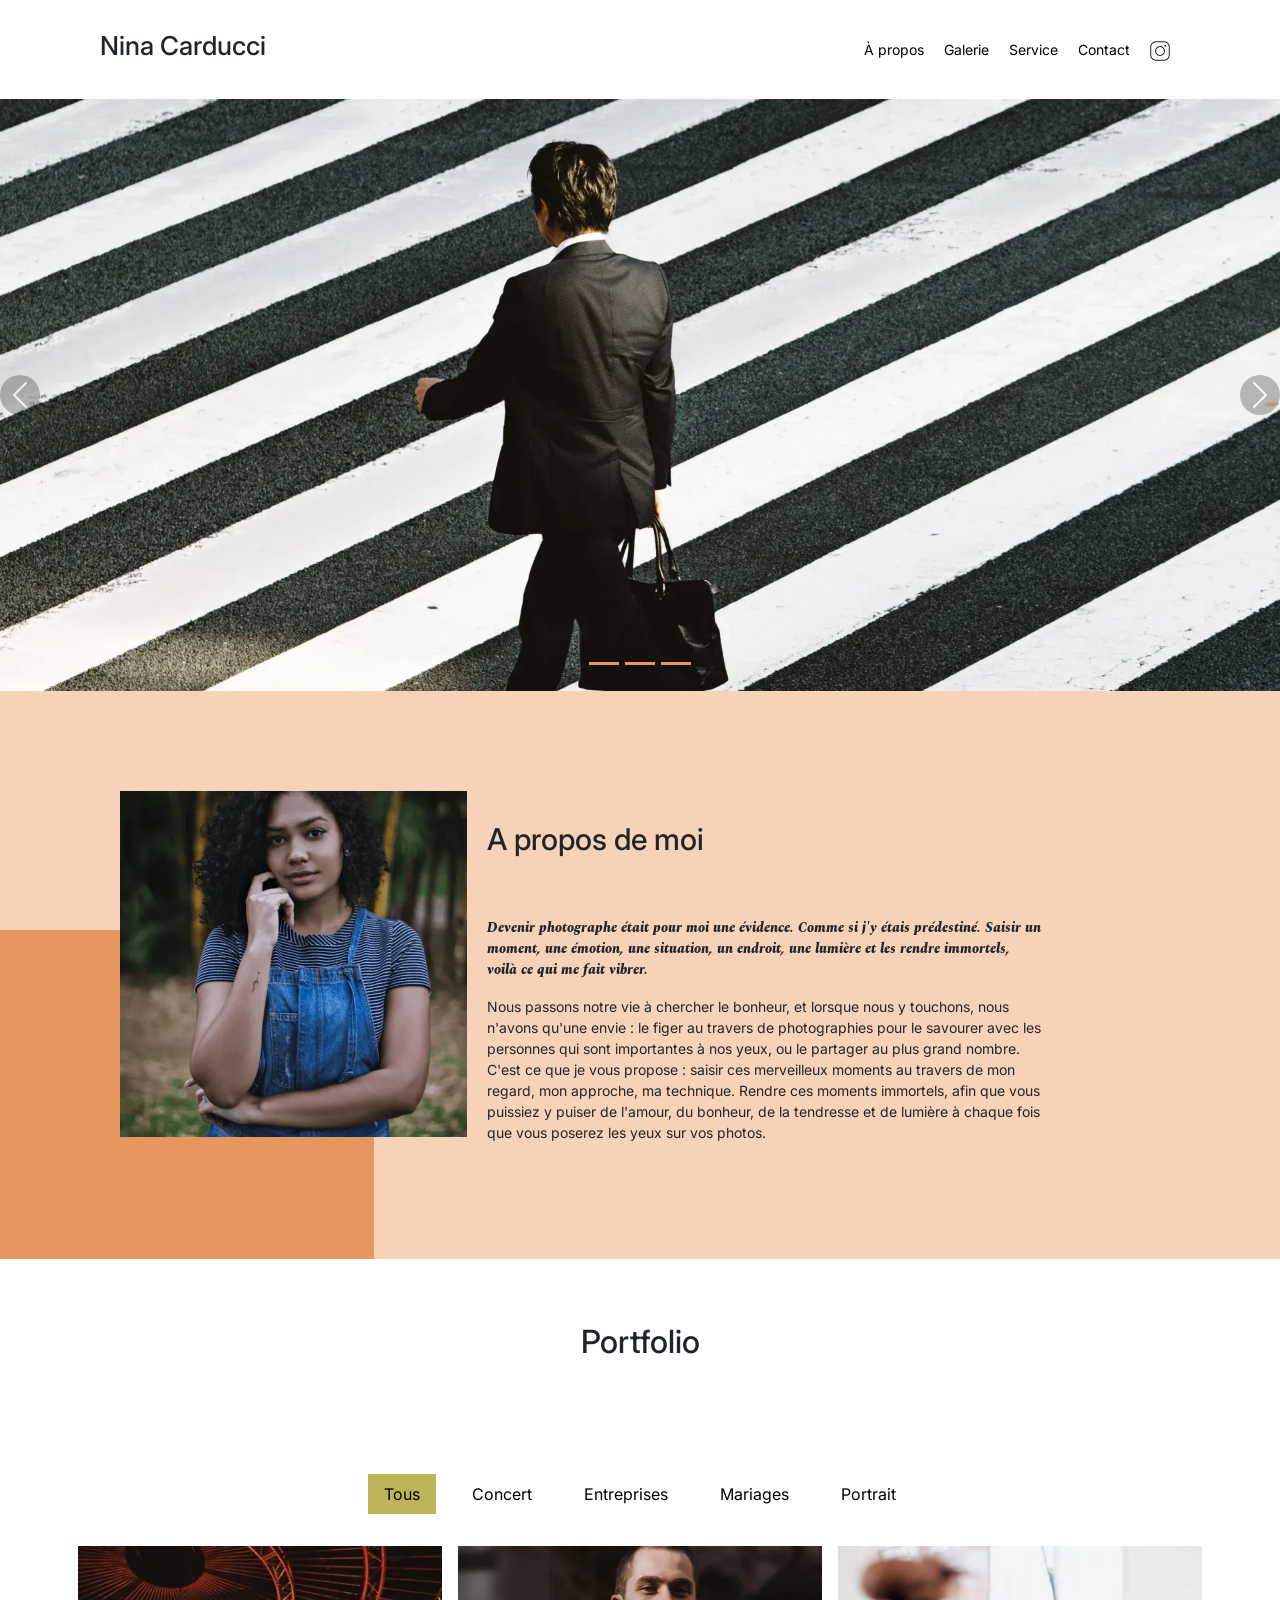
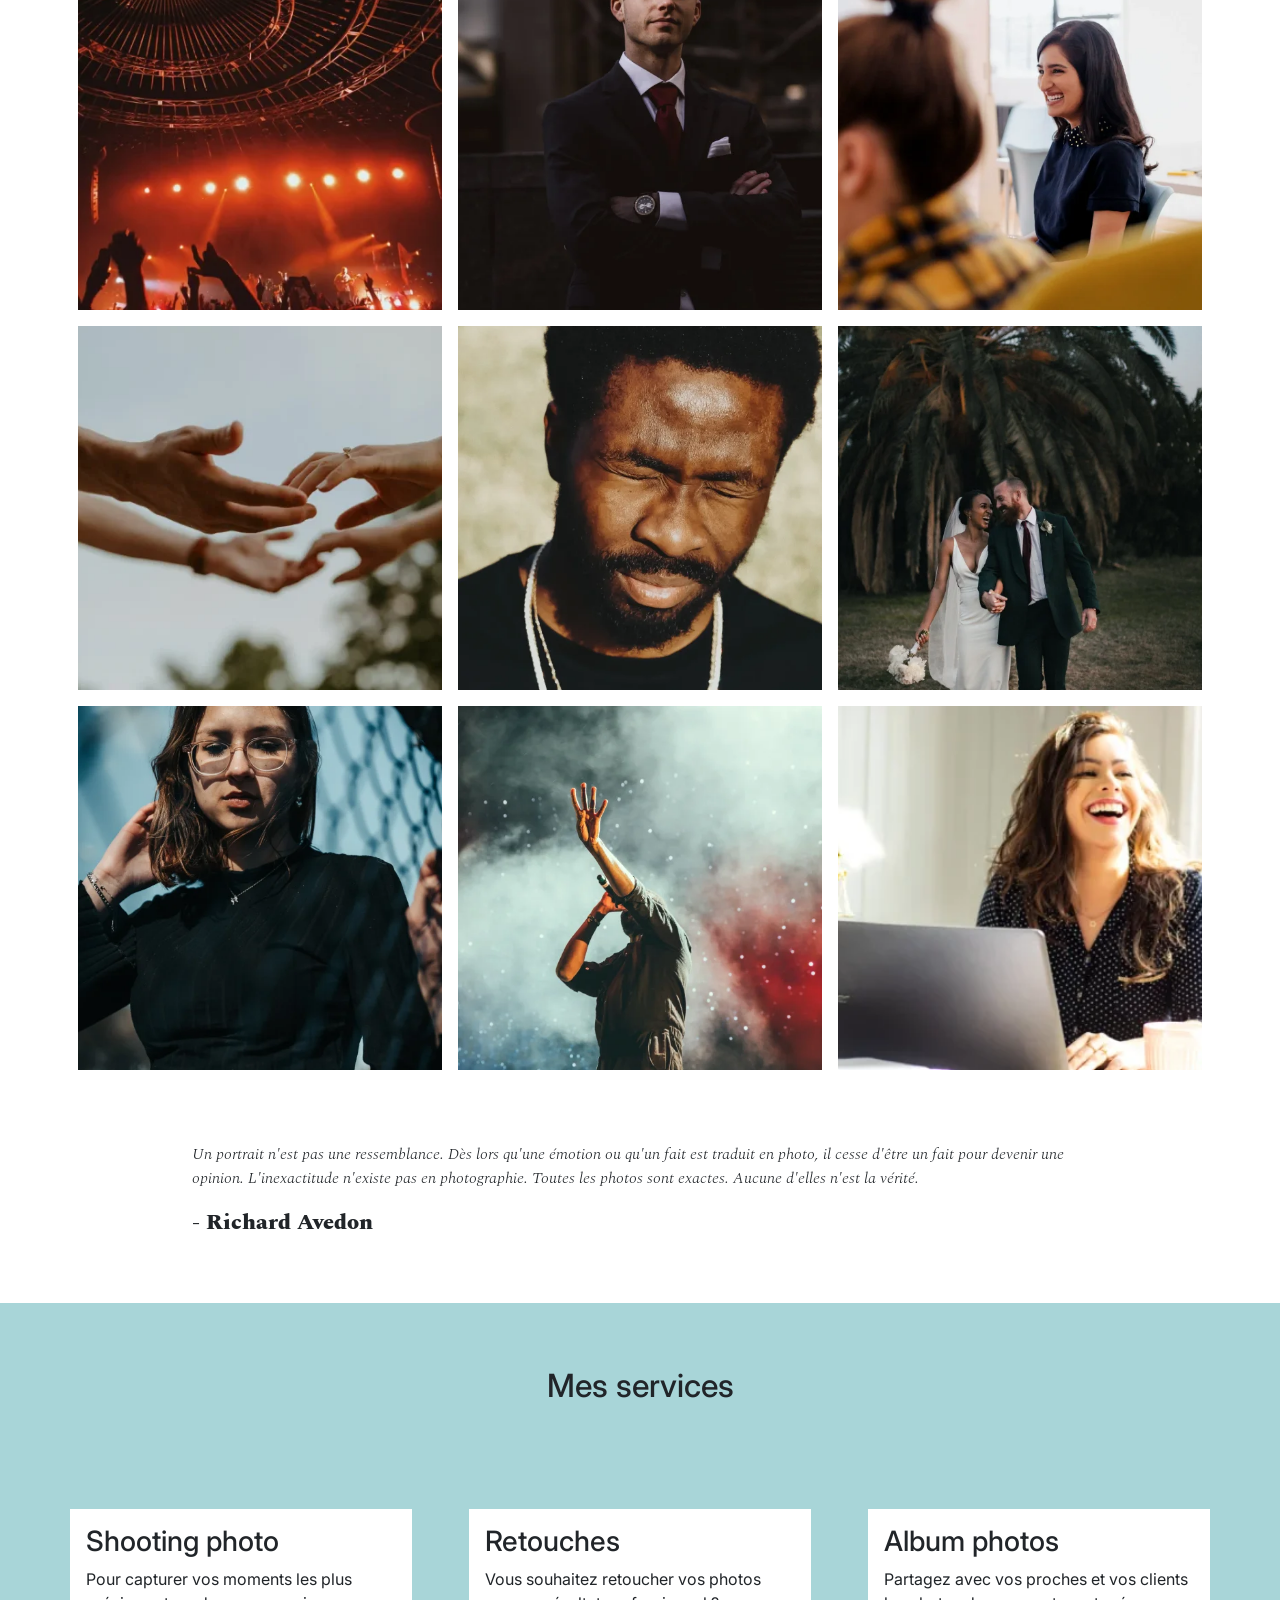
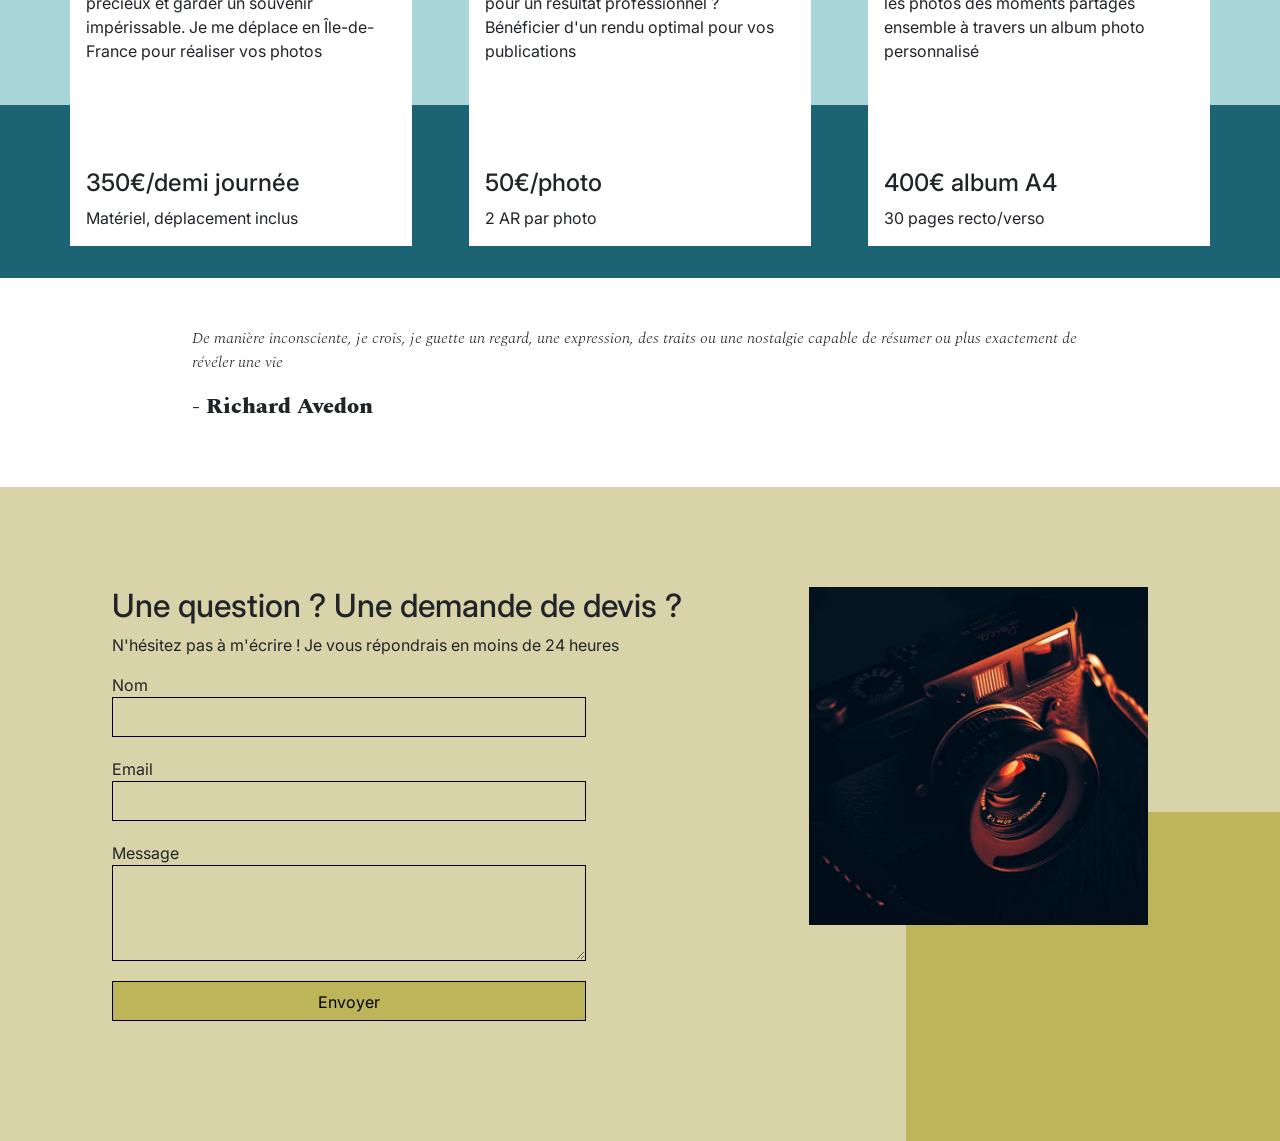
<file: index.html>
<!DOCTYPE html>
<html lang="fr"> <!-- lang ajouté : SEO et accessibilité -->
<head>
	<title>Nina Carducci - Photographe</title> <!-- title ajouté : SEO -->
	<meta name="description" content="Nina Carducci, photographe professionnelle à Bordeaux. Shooting photo, retouches et albums personnalisés pour vos mariages, portraits et événements d'entreprise."> <!-- meta description ajoutée : SEO -->
	<meta charset="UTF-8"> <!-- charset déplacé en premier : bonne pratique -->
	<meta name="viewport" content="width=device-width, initial-scale=1.0">
	<meta property="og:title" content="Nina Carducci - Photographe"> <!-- OpenGraph ajouté : aperçu lors du partage sur Facebook, LinkedIn, WhatsApp -->
	<meta property="og:description" content="Photographe professionnelle à Bordeaux. Shooting photo, retouches et albums pour mariages, portraits et événements d'entreprise.">
	<meta property="og:image" content="https://sacha-c-lab.github.io/Nina-Carducci-Dev/assets/images/nina.webp">
	<meta property="og:url" content="https://sacha-c-lab.github.io/Nina-Carducci-Dev/">
	<meta property="og:type" content="website">
	<meta property="og:locale" content="fr_FR">
	<meta property="og:site_name" content="Nina Carducci Photographe">
	<meta name="twitter:card" content="summary_large_image"> <!-- Twitter Cards ajouté : aperçu lors du partage sur Twitter/X -->
	<meta name="twitter:title" content="Nina Carducci - Photographe">
	<meta name="twitter:description" content="Photographe professionnelle à Bordeaux. Shooting photo, retouches et albums pour mariages, portraits et événements d'entreprise.">
	<meta name="twitter:image" content="https://sacha-c-lab.github.io/Nina-Carducci-Dev/assets/images/nina.webp">
	<link rel="stylesheet" href="./assets/bootstrap/bootstrap.min.css"> <!-- version minifiée + PurgeCSS : 164Ko → 34Ko -->
	<link rel="stylesheet" href="./assets/style.min.css">
	<link rel="preconnect" href="https://fonts.googleapis.com">
	<link rel="preconnect" href="https://fonts.gstatic.com" crossorigin>
	<link href="https://fonts.googleapis.com/css2?family=Inter&family=Spectral:ital,wght@0,400;1,300;1,400;1,800&display=swap" rel="stylesheet">
	<!-- Schema.org ajouté : référencement local (adresse, téléphone, horaires) -->
	<script type="application/ld+json">
		{
			"@context": "https://schema.org",
			"@type": "LocalBusiness",
			"name": "Nina Carducci Photographe",
			"image": "https://sacha-c-lab.github.io/Nina-Carducci-Dev/assets/images/nina.webp",
			"description": "Photographe professionnelle à Bordeaux, spécialisée dans les shootings photo, retouches et albums personnalisés pour mariages, portraits et événements d'entreprise.",
			"address": {
				"@type": "PostalAddress",
				"streetAddress": "68 avenue Alsace-Lorraine",
				"postalCode": "33200",
				"addressLocality": "Bordeaux",
				"addressCountry": "FR"
			},
			"telephone": "+33556677889",
			"openingHoursSpecification": [{
				"@type": "OpeningHoursSpecification",
				"dayOfWeek": ["Monday", "Tuesday", "Wednesday", "Thursday", "Friday"],
				"opens": "10:00",
				"closes": "19:00"
			}],
			"priceRange": "€€",
			"url": "https://sacha-c-lab.github.io/Nina-Carducci-Dev/"
		}
	</script>
	<script src="https://code.jquery.com/jquery-3.4.1.min.js" integrity="sha256-CSXorXvZcTkaix6Yvo6HppcZGetbYMGWSFlBw8HfCJo=" crossorigin="anonymous" defer></script> <!-- jQuery avant Bootstrap (plugin modal) + defer : ne bloque plus le rendu -->
	<script src="./assets/bootstrap/bootstrap.bundle.min.js" defer></script> <!-- version minifiée -->
	<script src="./assets/maugallery.min.js" defer></script>
	<script src="./assets/scripts.js" defer></script>
</head>

<body>
	<header> <!-- div.top-header → header : balise sémantique -->
		<h1>Nina Carducci</h1> <!-- h3 → h1 : titre principal de la page -->
		<nav class="nav"> <!-- div.nav → nav : balise sémantique -->
			<ul>
				<li><a href="#about">À propos</a></li>
				<li><a href="#gallery">Galerie</a></li>
				<li><a href="#services">Service</a></li>
				<li><a href="#contact">Contact</a></li>
				<li><a class="social-link" href="https://www.instagram.com/ninacarducci.photo/?hl=fr" target="_blank"><img src="assets/images/instagram.png" alt="Instagram"></a></li> <!-- alt ajouté : accessibilité -->
			</ul>
		</nav>
	</header>
	<main> <!-- main ajouté : balise sémantique -->
		<section id="hero"> <!-- div → section : balise sémantique -->
			<div id="carouselExampleIndicators" class="carousel slide" data-bs-ride="carousel">
				<div class="carousel-indicators">
					<button type="button" data-bs-target="#carouselExampleIndicators" data-bs-slide-to="0" class="active" aria-current="true" aria-label="Slide 1"></button>
					<button type="button" data-bs-target="#carouselExampleIndicators" data-bs-slide-to="1" aria-label="Slide 2"></button>
					<button type="button" data-bs-target="#carouselExampleIndicators" data-bs-slide-to="2" aria-label="Slide 3"></button>
				</div>
				<div class="carousel-inner">
					<div class="carousel-item active">
						<img src="./assets/images/slider/ryoji-iwata-wUZjnOv7t0g-unsplash.webp"
							srcset="./assets/images/slider/ryoji-iwata-wUZjnOv7t0g-unsplash-mobile.webp 768w, ./assets/images/slider/ryoji-iwata-wUZjnOv7t0g-unsplash.webp 1920w"
							sizes="100vw"
							class="d-block w-100" alt="Photographe de mariage capturant un couple" fetchpriority="high">
					</div>
					<div class="carousel-item">
						<img src="./assets/images/slider/nicholas-green-nPz8akkUmDI-unsplash.webp"
							srcset="./assets/images/slider/nicholas-green-nPz8akkUmDI-unsplash-mobile.webp 768w, ./assets/images/slider/nicholas-green-nPz8akkUmDI-unsplash.webp 1920w"
							sizes="100vw"
							class="d-block w-100" alt="Photographe lors d'un concert en plein air" loading="lazy">
					</div>
					<div class="carousel-item">
						<img src="./assets/images/slider/edward-cisneros-3_h6-1NPDGw-unsplash.webp"
							srcset="./assets/images/slider/edward-cisneros-3_h6-1NPDGw-unsplash-mobile.webp 768w, ./assets/images/slider/edward-cisneros-3_h6-1NPDGw-unsplash.webp 1920w"
							sizes="100vw"
							class="d-block w-100" alt="Couple de mariés lors d'une cérémonie" loading="lazy">
					</div>
				</div>
				<button class="carousel-control-prev" type="button" data-bs-target="#carouselExampleIndicators" data-bs-slide="prev">
					<span class="carousel-control-prev-icon" aria-hidden="true"></span>
					<span class="visually-hidden">Previous</span>
				</button>
				<button class="carousel-control-next" type="button" data-bs-target="#carouselExampleIndicators" data-bs-slide="next">
					<span class="carousel-control-next-icon" aria-hidden="true"></span>
					<span class="visually-hidden">Next</span>
				</button>
			</div>
		</section>
		<section id="about"> <!-- div → section : balise sémantique -->
			<div class="picture left">
				<img src="./assets/images/nina.webp" alt="Nina Carducci photographe" loading="lazy"> <!-- .png → .webp | alt + lazy ajoutés -->
			</div>
			<div id="about-me">
				<h2 class="about-me__title">A propos de moi</h2> <!-- h3 → h2 : hiérarchie des titres -->
				<p class="about-me__introduction">Devenir photographe était pour moi une évidence. Comme si j'y étais prédestiné. Saisir un moment, une émotion, une situation, un endroit, une lumière et les rendre immortels, voilà ce qui me fait vibrer.</p> <!-- h6 → p : h6 utilisé pour du style, pas un titre -->
				<p>Nous passons notre vie à chercher le bonheur, et lorsque nous y touchons, nous n'avons qu'une envie : le figer au travers de photographies pour le savourer avec les personnes qui sont importantes à nos yeux, ou le partager au plus grand nombre.
					C'est ce que je vous propose : saisir ces merveilleux moments au travers de mon regard, mon approche, ma technique. Rendre ces moments immortels, afin que vous puissiez y puiser de l'amour, du bonheur, de la tendresse et de lumière à chaque fois que vous poserez les yeux sur vos photos.</p>
			</div>
		</section>
		<section id="gallery"> <!-- div → section : balise sémantique -->
			<h2 class="title">Portfolio</h2> <!-- h3 → h2 : hiérarchie des titres -->
			<div class="container py-3">
				<div class="gallery" style="display: none">
					<img data-gallery-tag="Concert" class="gallery-item" src="./assets/images/gallery/concerts/aaron-paul-wnX-fXzB6Cw-unsplash.webp" alt="Description du concert1" loading="lazy"> <!-- .jpg→.webp | alt | lazy : toutes les images galerie -->
					<img data-gallery-tag="Entreprises" class="gallery-item" src="./assets/images/gallery/entreprise/ali-morshedlou-WMD64tMfc4k-unsplash.webp" alt="Description de l'entreprise 1" loading="lazy">
					<img data-gallery-tag="Entreprises" class="gallery-item" src="./assets/images/gallery/entreprise/jason-goodman-tHO1_OuKbg0-unsplash.webp" alt="Description de l'entreprise 2" loading="lazy">
					<img data-gallery-tag="Mariages" class="gallery-item" src="./assets/images/gallery/mariage/hannah-busing-RvF2R_qMpRk-unsplash.webp" alt="Description du mariage1" loading="lazy">
					<img data-gallery-tag="Portrait" class="gallery-item" src="./assets/images/gallery/portraits/ade-tunji-rVkhWWZFAtQ-unsplash.webp" alt="Description du portrait1" loading="lazy">
					<img data-gallery-tag="Mariages" class="gallery-item" src="./assets/images/gallery/mariage/jakob-owens-SiniLJkXhMc-unsplash.webp" alt="Description du mariage2" loading="lazy">
					<img data-gallery-tag="Portrait" class="gallery-item" src="./assets/images/gallery/portraits/nino-van-prattenburg--443cl1uR_8-unsplash.webp" alt="Description du portrait" loading="lazy">
					<img data-gallery-tag="Concert" class="gallery-item" src="./assets/images/gallery/concerts/austin-neill-hgO1wFPXl3I-unsplash.webp" alt="Description du concert2" loading="lazy">
					<img data-gallery-tag="Entreprises" class="gallery-item" src="./assets/images/gallery/entreprise/mateus-campos-felipe-Fsgzm8N0hIY-unsplash.webp" alt="Description de l'entreprise 3" loading="lazy">
				</div>
			</div>
			<div class="quote">
				<figure>
					<blockquote>
						<p class="quote__text">Un portrait n'est pas une ressemblance. Dès lors qu'une émotion ou qu'un fait est traduit en photo, il cesse d'être un fait pour devenir une opinion. L'inexactitude n'existe pas en photographie. Toutes les photos sont exactes. Aucune d'elles n'est la vérité.</p> <!-- h1 → p : h1 ne doit pas être utilisé pour du texte décoratif -->
					</blockquote>
					<figcaption class="quote__author">- Richard Avedon</figcaption>
				</figure>
			</div>
		</section>
		<section id="services"> <!-- div → section : balise sémantique -->
			<h2 class="title">Mes services</h2> <!-- h3 → h2 : hiérarchie des titres -->
			<div class="container">
				<div class="service">
					<div class="service__description">
						<h3>Shooting photo</h3>
						<p>Pour capturer vos moments les plus précieux et garder un souvenir impérissable. Je me déplace en Île-de-France pour réaliser vos photos</p>
					</div>
					<div class="service__price">
						<p>350€/demi journée</p> <!-- h4 → p : h4 utilisé pour du style, pas un titre -->
						<span>Matériel, déplacement inclus</span>
					</div>
				</div>
				<div class="service">
					<div class="service__description">
						<h3>Retouches</h3>
						<p>Vous souhaitez retoucher vos photos pour un résultat professionnel ? Bénéficier d'un rendu optimal pour vos publications</p>
					</div>
					<div class="service__price">
						<p>50€/photo</p>
						<span>2 AR par photo</span>
					</div>
				</div>
				<div class="service">
					<div class="service__description">
						<h3>Album photos</h3>
						<p>Partagez avec vos proches et vos clients les photos des moments partagés ensemble à travers un album photo personnalisé</p>
					</div>
					<div class="service__price">
						<p>400€ album A4</p>
						<span>30 pages recto/verso</span>
					</div>
				</div>
			</div>
		</section>
		<div class="quote">
			<figure>
				<blockquote>
					<p class="quote__text">De manière inconsciente, je crois, je guette un regard, une expression, des traits ou une nostalgie capable de résumer ou plus exactement de révéler une vie</p>
				</blockquote>
				<figcaption class="quote__author">- Richard Avedon</figcaption>
			</figure>
		</div>
	</main>
	<footer> <!-- footer ajouté : balise sémantique -->
		<section id="contact"> <!-- div → section : balise sémantique -->
			<div class="container">
				<div class="form-container">
					<h2>Une question ? Une demande de devis ?</h2> <!-- h3 → h2 : hiérarchie des titres -->
					<p>N'hésitez pas à m'écrire ! Je vous répondrais en moins de 24 heures</p>
					<form action="" method="post">
						<label for="nom">Nom</label> <!-- for ajouté sur tous les labels : accessibilité (association label/input) -->
						<input type="text" name="nom" id="nom">
						<label for="email">Email</label>
						<input type="email" name="email" id="email">
						<label for="message">Message</label>
						<textarea name="message" id="message" cols="30" rows="10"></textarea>
						<input type="submit" value="Envoyer"/>
					</form>
				</div>
				<div class="picture right">
					<img src="./assets/images/camera.webp" alt="caméra" loading="lazy"> <!-- .png → .webp | alt + lazy ajoutés -->
				</div>
			</div>
		</section>
	</footer>
</body>
</html>
</file>
<file: assets/style.min.css>
body{max-width:1920px;margin:auto}*{font-family:Inter;font-style:normal}.carousel-indicators [data-bs-target]{background-color:#e5975f;opacity:1}.carousel-control-next,.carousel-control-prev{background-color:rgba(0,0,0,.5);width:40px;height:40px;top:50%;transform:translateY(-50%);border-radius:50%}header{background-color:#fff;position:sticky;top:0;z-index:1000;display:flex;justify-content:space-between;padding-inline:100px;padding-block:30px;align-items:center}header h1{font-size:26px}.nav ul{display:flex;list-style-type:none;font-size:14px;margin-bottom:0}.nav li{padding-inline:10px}.nav a{text-decoration:none;color:#000}.social-link img{width:20px}#about{display:flex;background-color:#f6d2b8;padding-inline:100px;padding-block:100px;position:relative}.picture.left::before{content:' ';background-color:#e5975f;width:374px;height:329px;position:absolute;bottom:0;left:0;z-index:-1}.picture{flex:1;margin:0 20px;z-index:0}.picture img{width:100%}#about-me{flex:2}.about-me__title{margin-top:1em;margin-bottom:60px;font-size:30px}.about-me__introduction{font-family:Spectral;font-weight:800;font-style:italic;width:60%}#about-me p{width:80%;font-size:14px}.title{text-align:center;padding-block:2em}.gallery .nav{justify-content:center}.nav-pills .nav-link.active,.nav-pills .show>.nav-link{color:#000;background-color:#beb45a;border-radius:0}.nav-pills .nav-link{color:#000}.item-column{position:relative;margin-bottom:0!important;padding:0}.item-column::after{content:"";display:block;padding-bottom:100%}.gallery-item{position:absolute;width:100%;height:100%;object-fit:cover;padding:.5em}.mg-next,.mg-prev{width:30px;height:30px;border-radius:00%;justify-content:center;align-items:center;display:flex;font-size:24px}.quote{font-family:Spectral;font-style:italic;width:70%;margin:auto;padding-block:3em}.quote__text{font-family:Spectral;font-style:italic;font-weight:300}.quote__author{font-family:Spectral;font-weight:800;font-size:22px}#services{margin:auto;background-color:#a8d5d8;position:relative}#services .container::before{content:' ';background-color:#1c6474;position:absolute;width:100%;height:30%;bottom:0;left:0;z-index:0}#services .container{justify-content:space-between;display:flex;padding:2em 0}.service{background-color:#fff;max-width:390px;width:30%;height:337px;padding:1em;display:flex;flex-direction:column;justify-content:space-between;z-index:1}.service__price p{font-size:1.5rem;font-weight:500;line-height:1.2;margin-bottom:8px}#contact{margin:auto;background-color:#d8d3a8;position:relative;padding-inline:100px;padding-block:100px}#contact .container{display:flex}.picture.right::before{content:' ';background-color:#beb45a;width:374px;height:329px;position:absolute;bottom:0;right:0;z-index:-1}.form-container{flex:2}form{display:flex;flex-direction:column;width:70%;align-items:flex-start}form input{width:100%;background-color:transparent;border:solid 1px;height:2.5em;margin-bottom:20px}form textarea{width:100%;background-color:transparent;border:solid 1px;height:5em;line-height:2.5em;font-size:1.2em;margin-bottom:20px}input[type=submit]{background-color:#beb45a;padding:.5em 1em}@media all and (max-width:1180px){.picture{flex:2}#about,#contact .container{align-items:center}.about-me__title{margin-top:0;margin-bottom:1em}#about-me h6,#about-me p{width:100%}}@media all and (max-width:1000px){#about{flex-direction:column}.picture{width:50%}.picture.left::before{width:100%;height:30%;position:absolute;bottom:auto;top:0;left:0;z-index:-1}.about-me__title{text-align:center;margin-top:1em}#services .container{flex-direction:column}.service{width:100%;max-width:100%;height:auto;margin:2em 0}.service__description{margin-bottom:1em}#services .container::before{width:30%;height:100%;bottom:0;right:0;left:auto;z-index:0}#contact .container{flex-direction:column}#contact .picture.right{margin-top:1em}.picture.right::before{width:100%;height:30%;position:absolute;bottom:0;right:0;z-index:-1}}@media all and (max-width:650px){header{flex-direction:column;padding-inline:0}header .nav,header .nav ul{width:100%;padding:0}header .nav li{flex:1;padding-block:1em;text-align:center}.picture.left::before,.picture.right::before{height:150px}#services .container{align-items:center}.service{max-width:90%}#about,#contact{padding-inline:2em;padding-block:2em}form{width:100%}.picture{width:80%}}
</file>
